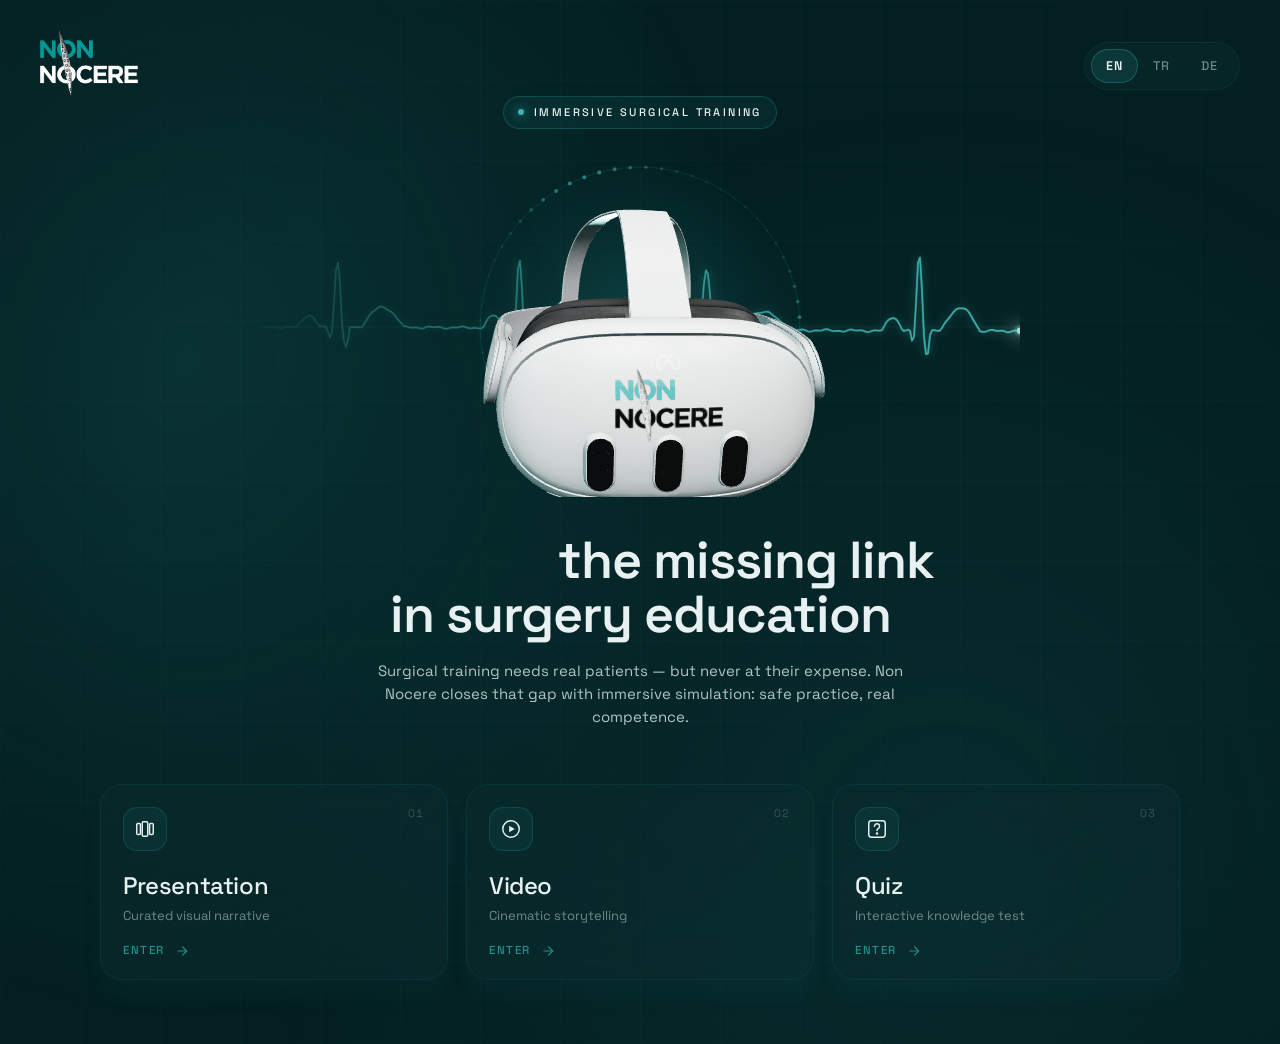
<file: index.html>
<!DOCTYPE html>
<html lang="en" data-page="home">
  <head>
    <meta charset="UTF-8" />
    <meta name="viewport" content="width=device-width, initial-scale=1.0" />
    <title>Nonnocere</title>
    <meta name="description" content="Non Nocere — immersive surgical VR training. Forging the missing link in surgery education through realistic, safe, competency-based simulation." />
    <link rel="icon" type="image/png" href="assets/favicon.png" />
    <link rel="preconnect" href="https://fonts.googleapis.com" />
    <link rel="preconnect" href="https://fonts.gstatic.com" crossorigin />
    <link
      href="https://fonts.googleapis.com/css2?family=Space+Grotesk:wght@400;500;600;700&display=swap"
      rel="stylesheet"
    />
    <link rel="stylesheet" href="css/styles.css" />

    <!-- Warm the cache for the hero 3D scene so the model pops in fast. -->
    <link rel="modulepreload" href="vendor/three/three.module.min.js" />
    <link rel="modulepreload" href="vendor/three/addons/loaders/GLTFLoader.js" />
    <link rel="modulepreload" href="vendor/three/addons/environments/RoomEnvironment.js" />
    <link rel="preload" as="fetch" type="model/gltf-binary" crossorigin="anonymous" href="assets/models/Model.glb?v=2" />
  </head>
  <body>
    <div class="ambient">
      <canvas id="ambient-canvas" class="ambient__canvas" aria-hidden="true"></canvas>
      <div class="ambient__grid" aria-hidden="true"></div>
      <div class="ambient__vignette" aria-hidden="true"></div>
    </div>

    <header class="app-header">
      <a href="index.html" class="app-logo" aria-label="Nonnocere">
        <img src="assets/Logo.png" alt="Nonnocere" />
      </a>

      <nav class="lang-switcher" aria-label="Language">
        <button class="lang-pill" data-locale="en" type="button">EN</button>
        <button class="lang-pill" data-locale="tr" type="button">TR</button>
        <button class="lang-pill" data-locale="de" type="button">DE</button>
      </nav>
    </header>

    <main class="home">
      <div class="home__inner">
        <div class="tagline">
          <span class="tagline__dot" aria-hidden="true"></span>
          <span class="tagline__text" data-i18n="tagline">IMMERSIVE SURGICAL TRAINING</span>
        </div>

        <div class="orbital" aria-hidden="true">
          <canvas id="orbital-canvas"></canvas>
          <canvas id="orbital-3d"></canvas>
        </div>

        <h1 class="hero-title" data-i18n="heroTitle">Forging the missing link<br />in surgery education</h1>

        <p class="hero-lead" data-i18n="heroLead">
          Surgical training needs real patients — but never at their expense.
          Non Nocere closes that gap with immersive simulation: safe practice,
          real competence.
        </p>

        <ul class="menu-grid" role="list">
          <li>
            <a href="presentation.html" class="menu-card" data-index="01">
              <span class="menu-card__index">01</span>
              <span class="menu-card__icon" aria-hidden="true">
                <!-- view_carousel -->
                <svg viewBox="0 0 24 24" fill="none" stroke="currentColor" stroke-width="1.6" stroke-linecap="round" stroke-linejoin="round">
                  <rect x="3" y="6" width="4" height="12" rx="1.2" />
                  <rect x="9" y="4" width="6" height="16" rx="1.4" />
                  <rect x="17" y="6" width="4" height="12" rx="1.2" />
                </svg>
              </span>
              <span class="menu-card__body">
                <span class="menu-card__label" data-i18n="menuPresentation">Presentation</span>
                <span class="menu-card__hint" data-i18n="menuPresentationHint">Curated visual narrative</span>
                <span class="menu-card__action">
                  <span class="menu-card__action-label" data-i18n="enter">ENTER</span>
                  <svg class="menu-card__arrow" viewBox="0 0 24 24" fill="none" stroke="currentColor" stroke-width="2" stroke-linecap="round" stroke-linejoin="round">
                    <path d="M5 12h14" />
                    <path d="m13 5 7 7-7 7" />
                  </svg>
                </span>
              </span>
            </a>
          </li>

          <li>
            <a href="video.html" class="menu-card" data-index="02">
              <span class="menu-card__index">02</span>
              <span class="menu-card__icon" aria-hidden="true">
                <!-- play_circle -->
                <svg viewBox="0 0 24 24" fill="none" stroke="currentColor" stroke-width="1.6" stroke-linecap="round" stroke-linejoin="round">
                  <circle cx="12" cy="12" r="9" />
                  <path d="M10 8.5 16 12l-6 3.5z" fill="currentColor" stroke="none" />
                </svg>
              </span>
              <span class="menu-card__body">
                <span class="menu-card__label" data-i18n="menuVideo">Video</span>
                <span class="menu-card__hint" data-i18n="menuVideoHint">Cinematic storytelling</span>
                <span class="menu-card__action">
                  <span class="menu-card__action-label" data-i18n="enter">ENTER</span>
                  <svg class="menu-card__arrow" viewBox="0 0 24 24" fill="none" stroke="currentColor" stroke-width="2" stroke-linecap="round" stroke-linejoin="round">
                    <path d="M5 12h14" />
                    <path d="m13 5 7 7-7 7" />
                  </svg>
                </span>
              </span>
            </a>
          </li>

          <li>
            <a href="quiz.html" class="menu-card" data-index="03">
              <span class="menu-card__index">03</span>
              <span class="menu-card__icon" aria-hidden="true">
                <!-- quiz -->
                <svg viewBox="0 0 24 24" fill="none" stroke="currentColor" stroke-width="1.6" stroke-linecap="round" stroke-linejoin="round">
                  <rect x="3" y="3" width="18" height="18" rx="3" />
                  <path d="M9.2 9a2.8 2.8 0 1 1 4.4 2.3c-1 .7-1.6 1.2-1.6 2.3" />
                  <circle cx="12" cy="17" r="0.6" fill="currentColor" />
                </svg>
              </span>
              <span class="menu-card__body">
                <span class="menu-card__label" data-i18n="menuQuiz">Quiz</span>
                <span class="menu-card__hint" data-i18n="menuQuizHint">Interactive knowledge test</span>
                <span class="menu-card__action">
                  <span class="menu-card__action-label" data-i18n="enter">ENTER</span>
                  <svg class="menu-card__arrow" viewBox="0 0 24 24" fill="none" stroke="currentColor" stroke-width="2" stroke-linecap="round" stroke-linejoin="round">
                    <path d="M5 12h14" />
                    <path d="m13 5 7 7-7 7" />
                  </svg>
                </span>
              </span>
            </a>
          </li>
        </ul>
      </div>
    </main>

    <script src="js/app.js"></script>
  </body>
</html>
</file>
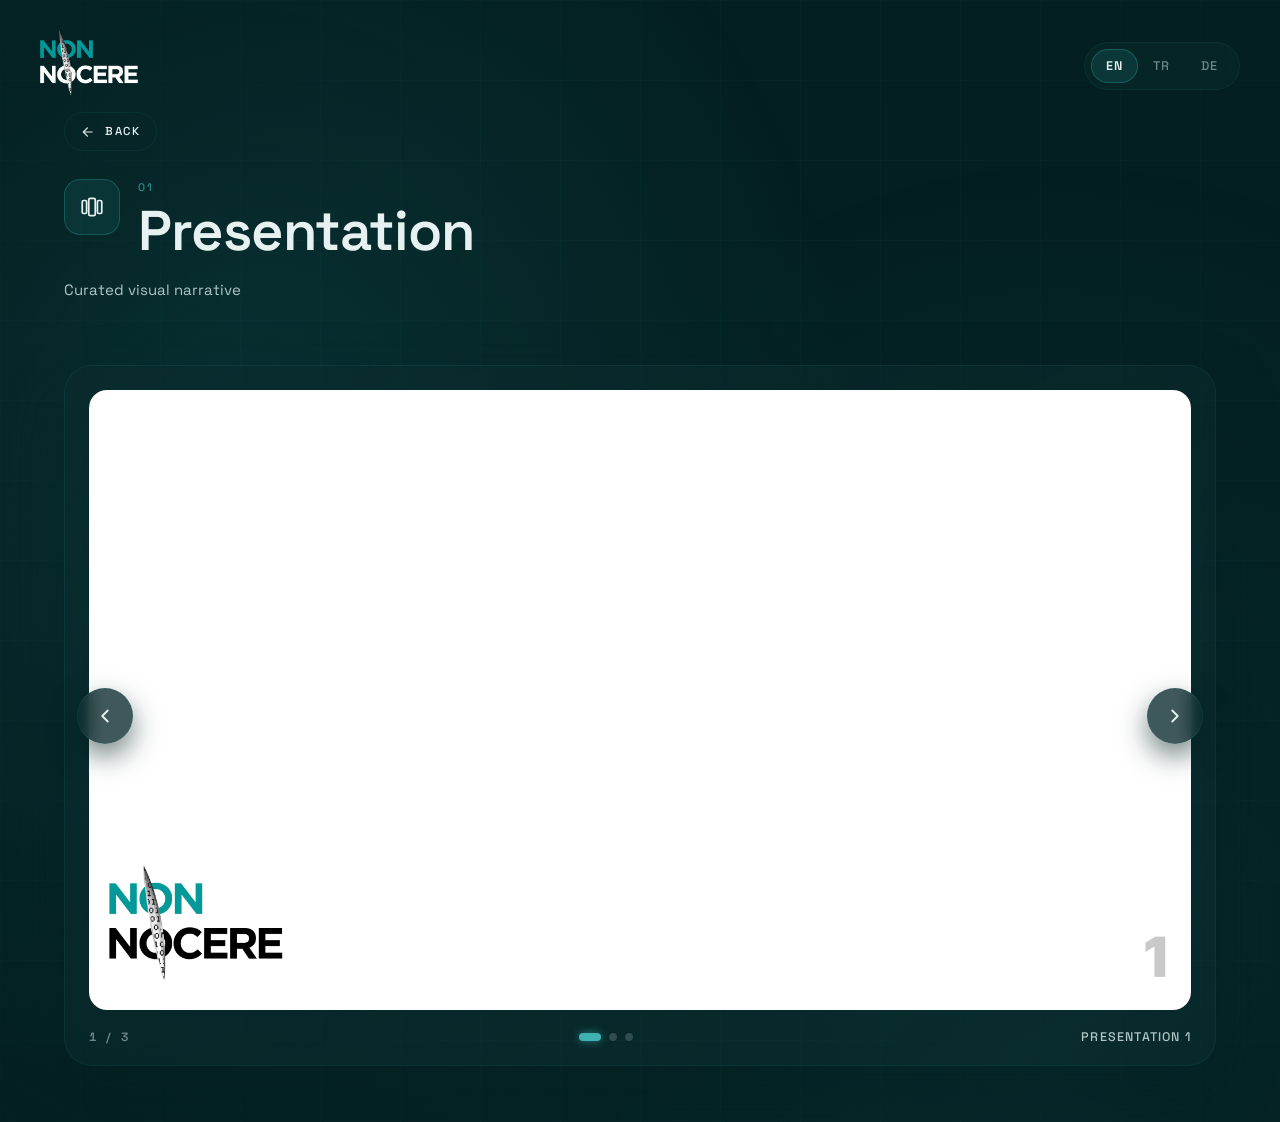
<file: presentation.html>
<!DOCTYPE html>
<html lang="en" data-page="stage">
  <head>
    <meta charset="UTF-8" />
    <meta name="viewport" content="width=device-width, initial-scale=1.0" />
    <title>Presentation — Nonnocere</title>
    <link rel="icon" type="image/png" href="assets/favicon.png" />
    <link rel="preconnect" href="https://fonts.googleapis.com" />
    <link rel="preconnect" href="https://fonts.gstatic.com" crossorigin />
    <link
      href="https://fonts.googleapis.com/css2?family=Space+Grotesk:wght@400;500;600;700&display=swap"
      rel="stylesheet"
    />
    <link rel="stylesheet" href="css/styles.css" />
  </head>
  <body>
    <div class="ambient">
      <canvas id="ambient-canvas" class="ambient__canvas" aria-hidden="true"></canvas>
      <div class="ambient__grid" aria-hidden="true"></div>
      <div class="ambient__vignette" aria-hidden="true"></div>
    </div>

    <header class="app-header">
      <a href="index.html" class="app-logo" aria-label="Nonnocere">
        <img src="assets/Logo.png" alt="Nonnocere" />
      </a>

      <nav class="lang-switcher" aria-label="Language">
        <button class="lang-pill" data-locale="en" type="button">EN</button>
        <button class="lang-pill" data-locale="tr" type="button">TR</button>
        <button class="lang-pill" data-locale="de" type="button">DE</button>
      </nav>
    </header>

    <main class="stage">
      <a href="index.html" class="back-button">
        <svg class="back-button__icon" viewBox="0 0 24 24" fill="none" stroke="currentColor" stroke-width="2" stroke-linecap="round" stroke-linejoin="round">
          <path d="M19 12H5" />
          <path d="m11 19-7-7 7-7" />
        </svg>
        <span data-i18n="back">BACK</span>
      </a>

      <div class="stage__head">
        <span class="stage__icon" aria-hidden="true">
          <svg viewBox="0 0 24 24" fill="none" stroke="currentColor" stroke-width="1.6" stroke-linecap="round" stroke-linejoin="round">
            <rect x="3" y="6" width="4" height="12" rx="1.2" />
            <rect x="9" y="4" width="6" height="16" rx="1.4" />
            <rect x="17" y="6" width="4" height="12" rx="1.2" />
          </svg>
        </span>
        <div class="stage__heading">
          <span class="stage__index">01</span>
          <h1 class="stage__title" data-i18n="menuPresentation">Presentation</h1>
        </div>
      </div>

      <p class="stage__description" data-i18n="menuPresentationHint">Curated visual narrative</p>

      <section class="slideshow" data-slideshow="presentations" aria-roledescription="carousel" aria-live="polite">
        <div class="slideshow__viewport" id="slideshow-viewport">
          <!-- Slides injected here -->
        </div>

        <button
          type="button"
          class="slideshow__nav slideshow__nav--prev"
          id="slideshow-prev"
          aria-label="Previous slide"
        >
          <svg viewBox="0 0 24 24" fill="none" stroke="currentColor" stroke-width="2" stroke-linecap="round" stroke-linejoin="round">
            <path d="m15 18-6-6 6-6" />
          </svg>
        </button>

        <button
          type="button"
          class="slideshow__nav slideshow__nav--next"
          id="slideshow-next"
          aria-label="Next slide"
        >
          <svg viewBox="0 0 24 24" fill="none" stroke="currentColor" stroke-width="2" stroke-linecap="round" stroke-linejoin="round">
            <path d="m9 6 6 6-6 6" />
          </svg>
        </button>

        <button
          type="button"
          class="slideshow__fullscreen"
          id="slideshow-fullscreen"
          aria-label="Toggle fullscreen"
        >
          <svg class="slideshow__fs-enter" viewBox="0 0 24 24" fill="none" stroke="currentColor" stroke-width="2" stroke-linecap="round" stroke-linejoin="round">
            <path d="M4 9V4h5" />
            <path d="M20 9V4h-5" />
            <path d="M4 15v5h5" />
            <path d="M20 15v5h-5" />
          </svg>
          <svg class="slideshow__fs-exit" viewBox="0 0 24 24" fill="none" stroke="currentColor" stroke-width="2" stroke-linecap="round" stroke-linejoin="round">
            <path d="M9 4v5H4" />
            <path d="M15 4v5h5" />
            <path d="M9 20v-5H4" />
            <path d="M15 20v-5h5" />
          </svg>
        </button>

        <footer class="slideshow__footer">
          <span class="slideshow__counter">
            <span id="slideshow-current">1</span>
            <span class="slideshow__counter-sep">/</span>
            <span id="slideshow-total">1</span>
          </span>
          <div class="slideshow__dots" id="slideshow-dots" role="tablist"></div>
          <span class="slideshow__title" id="slideshow-title"></span>
        </footer>

        <div class="slideshow__empty" id="slideshow-empty" hidden></div>
      </section>
    </main>

    <script src="js/app.js"></script>
  </body>
</html>
</file>
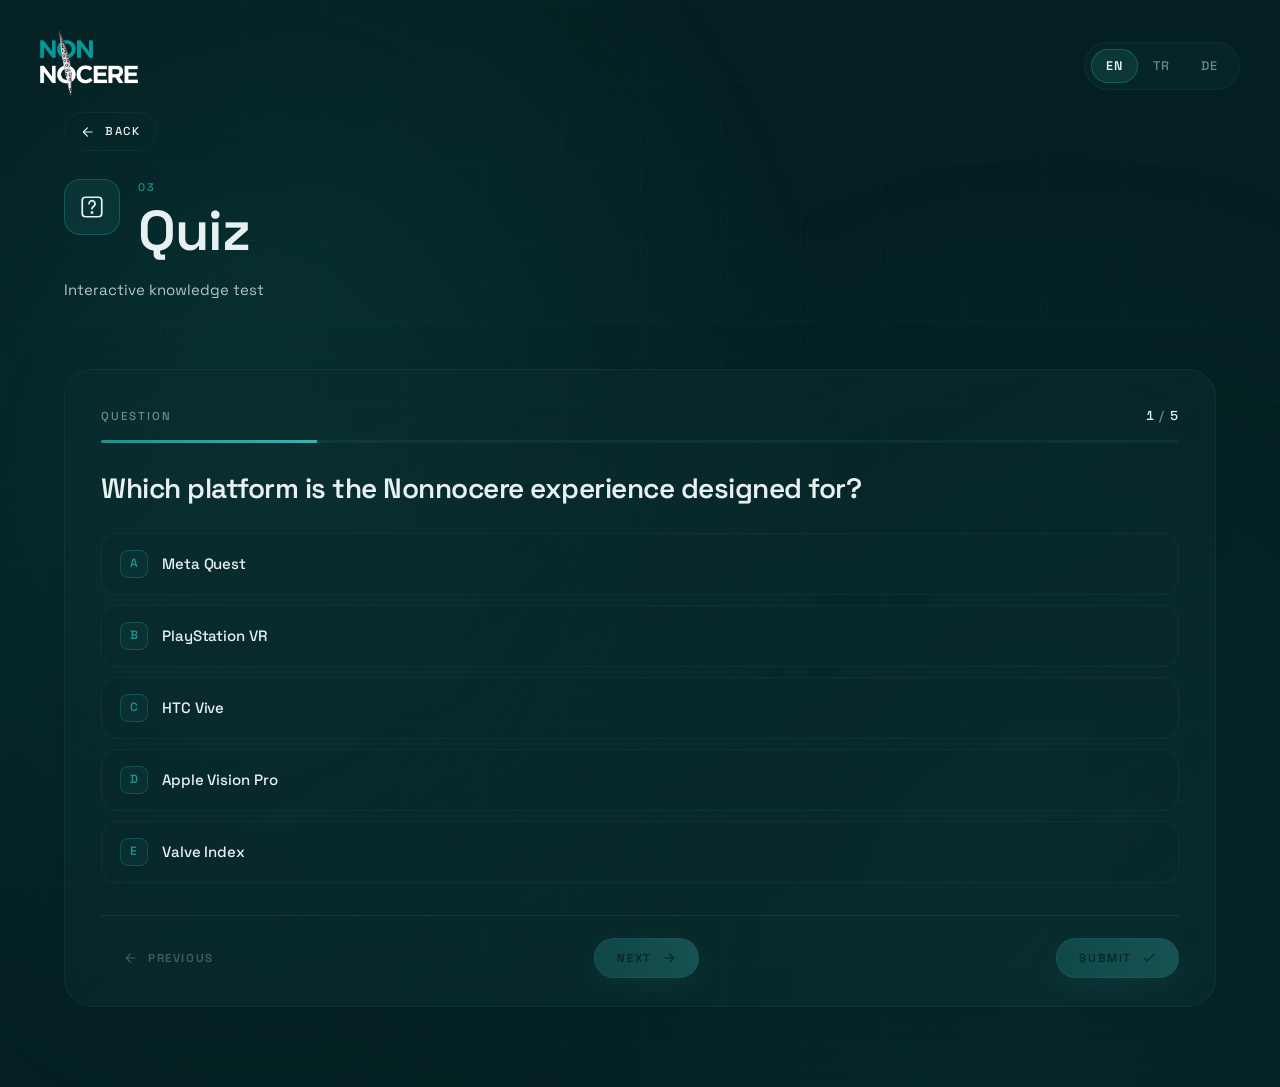
<file: quiz.html>
<!DOCTYPE html>
<html lang="en" data-page="quiz">
  <head>
    <meta charset="UTF-8" />
    <meta name="viewport" content="width=device-width, initial-scale=1.0" />
    <title>Quiz — Nonnocere</title>
    <link rel="icon" type="image/png" href="assets/favicon.png" />
    <link rel="preconnect" href="https://fonts.googleapis.com" />
    <link rel="preconnect" href="https://fonts.gstatic.com" crossorigin />
    <link
      href="https://fonts.googleapis.com/css2?family=Space+Grotesk:wght@400;500;600;700&display=swap"
      rel="stylesheet"
    />
    <link rel="stylesheet" href="css/styles.css" />
  </head>
  <body>
    <div class="ambient">
      <canvas id="ambient-canvas" class="ambient__canvas" aria-hidden="true"></canvas>
      <div class="ambient__grid" aria-hidden="true"></div>
      <div class="ambient__vignette" aria-hidden="true"></div>
    </div>

    <header class="app-header">
      <a href="index.html" class="app-logo" aria-label="Nonnocere">
        <img src="assets/Logo.png" alt="Nonnocere" />
      </a>

      <nav class="lang-switcher" aria-label="Language">
        <button class="lang-pill" data-locale="en" type="button">EN</button>
        <button class="lang-pill" data-locale="tr" type="button">TR</button>
        <button class="lang-pill" data-locale="de" type="button">DE</button>
      </nav>
    </header>

    <main class="stage stage--quiz">
      <a href="index.html" class="back-button">
        <svg class="back-button__icon" viewBox="0 0 24 24" fill="none" stroke="currentColor" stroke-width="2" stroke-linecap="round" stroke-linejoin="round">
          <path d="M19 12H5" />
          <path d="m11 19-7-7 7-7" />
        </svg>
        <span data-i18n="back">BACK</span>
      </a>

      <div class="stage__head">
        <span class="stage__icon" aria-hidden="true">
          <svg viewBox="0 0 24 24" fill="none" stroke="currentColor" stroke-width="1.6" stroke-linecap="round" stroke-linejoin="round">
            <rect x="3" y="3" width="18" height="18" rx="3" />
            <path d="M9.2 9a2.8 2.8 0 1 1 4.4 2.3c-1 .7-1.6 1.2-1.6 2.3" />
            <circle cx="12" cy="17" r="0.6" fill="currentColor" />
          </svg>
        </span>
        <div class="stage__heading">
          <span class="stage__index">03</span>
          <h1 class="stage__title" data-i18n="menuQuiz">Quiz</h1>
        </div>
      </div>

      <p class="stage__description" data-i18n="menuQuizHint">Interactive knowledge test</p>

      <!-- Quiz card -->
      <section class="quiz" id="quiz-card" aria-live="polite">
        <header class="quiz__meta">
          <div class="quiz__counter">
            <span data-i18n="quizQuestion">Question</span>
            <span class="quiz__counter-numbers">
              <span id="quiz-current">1</span>
              <span class="quiz__counter-sep">/</span>
              <span id="quiz-total">5</span>
            </span>
          </div>
          <div class="quiz__progress" aria-hidden="true">
            <div class="quiz__progress-fill" id="quiz-progress-fill"></div>
          </div>
        </header>

        <h2 class="quiz__question" id="quiz-question">…</h2>

        <ul class="quiz__options" id="quiz-options" role="radiogroup"></ul>

        <footer class="quiz__nav">
          <button
            type="button"
            class="quiz-btn quiz-btn--ghost"
            id="quiz-prev"
            disabled
          >
            <svg viewBox="0 0 24 24" fill="none" stroke="currentColor" stroke-width="2" stroke-linecap="round" stroke-linejoin="round">
              <path d="M19 12H5" />
              <path d="m11 19-7-7 7-7" />
            </svg>
            <span data-i18n="quizPrev">PREVIOUS</span>
          </button>

          <button
            type="button"
            class="quiz-btn quiz-btn--primary"
            id="quiz-next"
            disabled
          >
            <span data-i18n="quizNext">NEXT</span>
            <svg viewBox="0 0 24 24" fill="none" stroke="currentColor" stroke-width="2" stroke-linecap="round" stroke-linejoin="round">
              <path d="M5 12h14" />
              <path d="m13 5 7 7-7 7" />
            </svg>
          </button>

          <button
            type="button"
            class="quiz-btn quiz-btn--primary"
            id="quiz-submit"
            hidden
            disabled
          >
            <span data-i18n="quizSubmit">SUBMIT</span>
            <svg viewBox="0 0 24 24" fill="none" stroke="currentColor" stroke-width="2" stroke-linecap="round" stroke-linejoin="round">
              <path d="M20 6 9 17l-5-5" />
            </svg>
          </button>
        </footer>
      </section>

      <!-- Result / Thank-you card -->
      <section class="quiz-result" id="quiz-result" hidden>
        <span class="badge" data-i18n="quizResultBadge">COMPLETE</span>

        <div class="quiz-result__icon" aria-hidden="true">
          <svg viewBox="0 0 64 64" fill="none" stroke="currentColor" stroke-width="2" stroke-linecap="round" stroke-linejoin="round">
            <circle cx="32" cy="32" r="28" />
            <path d="M20 33l8 8 16-18" />
          </svg>
        </div>

        <h2 class="quiz-result__title" data-i18n="quizThankYouTitle">Thank you</h2>
        <p class="quiz-result__message" data-i18n="quizThankYouMessage">
          Thank you for taking part in the Nonnocere experience.
        </p>

        <div class="quiz-result__actions">
          <button type="button" class="quiz-btn quiz-btn--ghost" id="quiz-restart">
            <svg viewBox="0 0 24 24" fill="none" stroke="currentColor" stroke-width="2" stroke-linecap="round" stroke-linejoin="round">
              <path d="M3 12a9 9 0 1 0 3-6.7" />
              <path d="M3 4v5h5" />
            </svg>
            <span data-i18n="quizRestart">RESTART</span>
          </button>
          <a href="index.html" class="quiz-btn quiz-btn--primary">
            <span data-i18n="quizHome">HOME</span>
            <svg viewBox="0 0 24 24" fill="none" stroke="currentColor" stroke-width="2" stroke-linecap="round" stroke-linejoin="round">
              <path d="M5 12h14" />
              <path d="m13 5 7 7-7 7" />
            </svg>
          </a>
        </div>
      </section>
    </main>

    <script src="js/app.js"></script>
  </body>
</html>
</file>
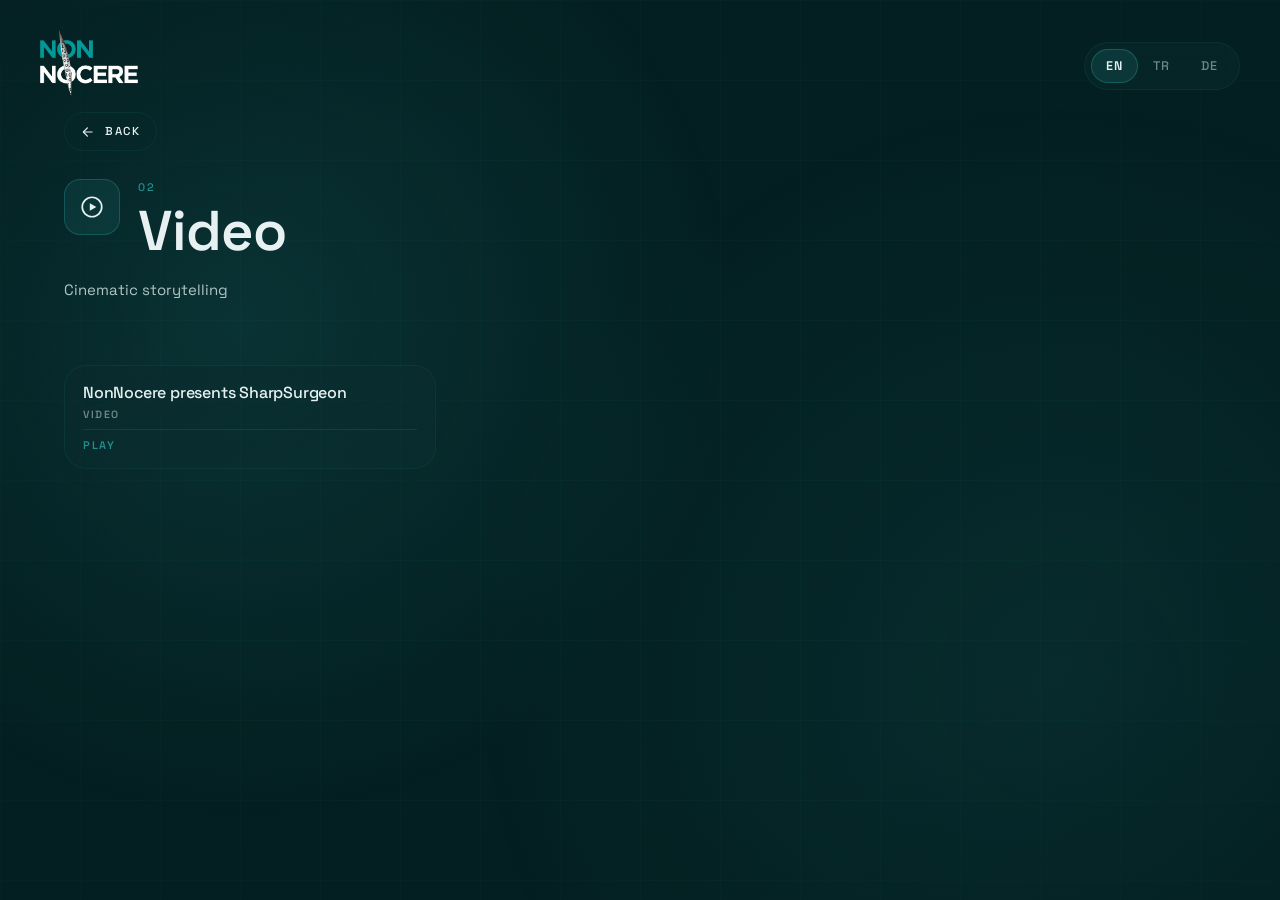
<file: video.html>
<!DOCTYPE html>
<html lang="en" data-page="stage">
  <head>
    <meta charset="UTF-8" />
    <meta name="viewport" content="width=device-width, initial-scale=1.0" />
    <title>Video — Nonnocere</title>
    <link rel="icon" type="image/png" href="assets/favicon.png" />
    <link rel="preconnect" href="https://fonts.googleapis.com" />
    <link rel="preconnect" href="https://fonts.gstatic.com" crossorigin />
    <link
      href="https://fonts.googleapis.com/css2?family=Space+Grotesk:wght@400;500;600;700&display=swap"
      rel="stylesheet"
    />
    <link rel="stylesheet" href="css/styles.css" />
  </head>
  <body>
    <div class="ambient">
      <canvas id="ambient-canvas" class="ambient__canvas" aria-hidden="true"></canvas>
      <div class="ambient__grid" aria-hidden="true"></div>
      <div class="ambient__vignette" aria-hidden="true"></div>
    </div>

    <header class="app-header">
      <a href="index.html" class="app-logo" aria-label="Nonnocere">
        <img src="assets/Logo.png" alt="Nonnocere" />
      </a>

      <nav class="lang-switcher" aria-label="Language">
        <button class="lang-pill" data-locale="en" type="button">EN</button>
        <button class="lang-pill" data-locale="tr" type="button">TR</button>
        <button class="lang-pill" data-locale="de" type="button">DE</button>
      </nav>
    </header>

    <main class="stage">
      <a href="index.html" class="back-button">
        <svg class="back-button__icon" viewBox="0 0 24 24" fill="none" stroke="currentColor" stroke-width="2" stroke-linecap="round" stroke-linejoin="round">
          <path d="M19 12H5" />
          <path d="m11 19-7-7 7-7" />
        </svg>
        <span data-i18n="back">BACK</span>
      </a>

      <div class="stage__head">
        <span class="stage__icon" aria-hidden="true">
          <svg viewBox="0 0 24 24" fill="none" stroke="currentColor" stroke-width="1.6" stroke-linecap="round" stroke-linejoin="round">
            <circle cx="12" cy="12" r="9" />
            <path d="M10 8.5 16 12l-6 3.5z" fill="currentColor" stroke="none" />
          </svg>
        </span>
        <div class="stage__heading">
          <span class="stage__index">02</span>
          <h1 class="stage__title" data-i18n="menuVideo">Video</h1>
        </div>
      </div>

      <p class="stage__description" data-i18n="menuVideoHint">Cinematic storytelling</p>

      <div class="gallery" data-gallery="videos" aria-live="polite"></div>
    </main>

    <script src="js/app.js"></script>
  </body>
</html>
</file>
<file: css/styles.css>
/* ============================================================
   Nonnocere — Web (HTML/CSS port of the Flutter design)
   ============================================================ */

:root {
  --bg: #041f21;
  --surface: #0a2a2c;
  --surface-elevated: #0f3437;

  --primary: #248e8d;
  --primary-muted: #1a6e6d;
  --primary-glow: #3fb1b0;

  --text-primary: #e8f1f2;
  --text-secondary: #b1c5c6;
  --text-tertiary: #6e8889;

  --border-strong: rgba(36, 142, 141, 0.25);
  --border-subtle: rgba(36, 142, 141, 0.12);
  --border-hairline: rgba(232, 241, 242, 0.08);

  --ease: cubic-bezier(0.22, 1, 0.36, 1);
}

* {
  box-sizing: border-box;
}

html,
body {
  margin: 0;
  padding: 0;
  background: var(--bg);
  color: var(--text-primary);
  font-family: "Space Grotesk", -apple-system, BlinkMacSystemFont, "Segoe UI",
    Roboto, sans-serif;
  font-size: 16px;
  line-height: 1.5;
  -webkit-font-smoothing: antialiased;
  -moz-osx-font-smoothing: grayscale;
  text-rendering: optimizeLegibility;
  min-height: 100%;
}

body {
  min-height: 100vh;
  overflow-x: hidden;
  position: relative;
}

a {
  color: inherit;
  text-decoration: none;
}

button {
  font-family: inherit;
}

/* ============================================================
   Ambient background — radial glows + grid + vignette
   ============================================================ */
.ambient {
  position: fixed;
  inset: 0;
  z-index: 0;
  pointer-events: none;
  background: var(--bg);
}

.ambient__canvas {
  position: absolute;
  inset: 0;
  width: 100%;
  height: 100%;
  display: block;
}

.ambient__grid {
  position: absolute;
  inset: 0;
  background-image:
    linear-gradient(to right, rgba(36, 142, 141, 0.04) 1px, transparent 1px),
    linear-gradient(to bottom, rgba(36, 142, 141, 0.04) 1px, transparent 1px);
  background-size: 80px 80px;
}

.ambient__vignette {
  position: absolute;
  inset: 0;
  background: radial-gradient(
    ellipse at center,
    transparent 55%,
    rgba(4, 31, 33, 0.55) 100%
  );
}

/* ============================================================
   Header (logo + language switcher)
   ============================================================ */
.app-header {
  position: fixed;
  top: 0;
  left: 0;
  right: 0;
  z-index: 10;
  display: flex;
  align-items: center;
  justify-content: space-between;
  padding: 28px 40px;
  pointer-events: none;
}

.app-header > * {
  pointer-events: auto;
}

.app-logo {
  display: inline-flex;
  align-items: center;
}

.app-logo img {
  height: 76px;
  width: auto;
  display: block;
  image-rendering: -webkit-optimize-contrast;
}

.lang-switcher {
  display: inline-flex;
  align-items: center;
  gap: 0;
  padding: 6px;
  border-radius: 40px;
  background: rgba(10, 42, 44, 0.55);
  border: 1px solid var(--border-subtle);
  backdrop-filter: blur(8px);
  -webkit-backdrop-filter: blur(8px);
}

.lang-pill {
  appearance: none;
  border: 1px solid transparent;
  background: transparent;
  color: var(--text-tertiary);
  padding: 8px 14px;
  border-radius: 40px;
  font-size: 12.5px;
  font-weight: 500;
  letter-spacing: 1.2px;
  cursor: pointer;
  transition: background 0.22s var(--ease), color 0.22s var(--ease),
    border-color 0.22s var(--ease);
}

.lang-pill:hover {
  background: rgba(36, 142, 141, 0.08);
  color: var(--text-primary);
}

.lang-pill.is-active {
  background: rgba(36, 142, 141, 0.18);
  border-color: rgba(36, 142, 141, 0.45);
  color: var(--text-primary);
  font-weight: 600;
}

/* ============================================================
   Home screen
   ============================================================ */
.home {
  position: relative;
  z-index: 1;
  min-height: 100vh;
  display: flex;
  align-items: center;
  justify-content: center;
  padding: 96px 64px 64px;
}

.home__inner {
  width: 100%;
  max-width: 1080px;
  display: flex;
  flex-direction: column;
  align-items: center;
  text-align: center;
}

/* Tagline pill */
.tagline {
  display: inline-flex;
  align-items: center;
  gap: 10px;
  padding: 7px 14px;
  border-radius: 40px;
  background: rgba(36, 142, 141, 0.1);
  border: 1px solid rgba(36, 142, 141, 0.35);
}

.tagline__dot {
  width: 6px;
  height: 6px;
  border-radius: 3px;
  background: var(--primary-glow);
  box-shadow: 0 0 8px 0.5px rgba(63, 177, 176, 0.7);
}

.tagline__text {
  font-size: 11px;
  font-weight: 500;
  letter-spacing: 2.4px;
  color: var(--text-primary);
}

/* Orbital core */
.orbital {
  margin: 28px 0 36px;
  width: 100%;
  max-width: 760px;
  height: 340px;
  position: relative;
}

.orbital canvas {
  position: absolute;
  inset: 0;
  width: 100%;
  height: 100%;
  display: block;
}

#orbital-3d {
  z-index: 2;
}

#orbital-canvas {
  z-index: 1;
}

/* Hero text */
.hero-title {
  margin: 0 0 18px;
  max-width: 720px;
  font-size: 52px;
  font-weight: 600;
  line-height: 1.04;
  letter-spacing: -1px;
  color: var(--text-primary);
}

/* Rotating verb inside the hero title. Width is locked by JS so the
   surrounding line doesn't reflow between swaps; the track slides
   up + fades on leave, slides up from below on enter. */
.hero-verb {
  display: inline-block;
  position: relative;
  overflow: hidden;
  vertical-align: bottom;
  line-height: inherit;
  color: var(--primary-glow);
  text-align: left;
}

.hero-verb__track {
  display: inline-block;
  transform: translateY(0);
  opacity: 1;
  transition: transform 0.36s var(--ease), opacity 0.36s var(--ease);
  will-change: transform, opacity;
}

.hero-verb__track--leaving {
  transform: translateY(-0.55em);
  opacity: 0;
}

.hero-verb__track--entering {
  transform: translateY(0.55em);
  opacity: 0;
  transition: none;
}

@media (prefers-reduced-motion: reduce) {
  .hero-verb__track,
  .hero-verb__track--leaving,
  .hero-verb__track--entering {
    transform: none;
    opacity: 1;
    transition: none;
  }
}

.hero-lead {
  margin: 0 0 56px;
  max-width: 560px;
  color: var(--text-secondary);
  font-size: 15px;
  line-height: 1.55;
}

/* Menu grid */
.menu-grid {
  list-style: none;
  padding: 0;
  margin: 0;
  width: 100%;
  max-width: 1080px;
  display: grid;
  grid-template-columns: repeat(3, 1fr);
  gap: 18px;
  text-align: left;
}

.menu-grid > li {
  display: flex;
}

.menu-card {
  position: relative;
  flex: 1;
  display: flex;
  flex-direction: column;
  justify-content: space-between;
  min-height: 188px;
  padding: 22px 22px 20px;
  border-radius: 22px;
  border: 1px solid var(--border-subtle);
  background: linear-gradient(
    to bottom right,
    rgba(10, 42, 44, 0.55),
    rgba(15, 52, 55, 0.35)
  );
  box-shadow: 0 18px 18px rgba(36, 142, 141, 0.05);
  color: var(--text-primary);
  transition: transform 0.26s var(--ease), border-color 0.26s var(--ease),
    background 0.26s var(--ease), box-shadow 0.26s var(--ease);
  cursor: pointer;
}

.menu-card:hover {
  transform: scale(1.015);
  border-color: rgba(36, 142, 141, 0.55);
  background: linear-gradient(
    to bottom right,
    rgba(36, 142, 141, 0.18),
    rgba(10, 42, 44, 0.65)
  );
  box-shadow: 0 18px 36px rgba(36, 142, 141, 0.18);
}

.menu-card:active {
  transform: scale(0.985);
}

.menu-card__index {
  position: absolute;
  top: 20px;
  right: 22px;
  font-size: 11px;
  letter-spacing: 1.6px;
  font-variant-numeric: tabular-nums;
  color: rgba(110, 136, 137, 0.45);
  transition: color 0.26s var(--ease);
}

.menu-card:hover .menu-card__index {
  color: rgba(110, 136, 137, 0.9);
}

.menu-card__icon {
  width: 44px;
  height: 44px;
  display: inline-flex;
  align-items: center;
  justify-content: center;
  border-radius: 14px;
  background: rgba(36, 142, 141, 0.1);
  border: 1px solid rgba(36, 142, 141, 0.25);
  color: var(--text-primary);
  transition: background 0.26s var(--ease), border-color 0.26s var(--ease);
}

.menu-card__icon svg {
  width: 22px;
  height: 22px;
}

.menu-card:hover .menu-card__icon {
  background: rgba(36, 142, 141, 0.18);
  border-color: rgba(36, 142, 141, 0.5);
}

.menu-card__body {
  display: flex;
  flex-direction: column;
  margin-top: 22px;
}

.menu-card__label {
  font-size: 24px;
  font-weight: 500;
  letter-spacing: -0.4px;
  line-height: 1.1;
  color: var(--text-primary);
}

.menu-card__hint {
  margin-top: 6px;
  font-size: 13px;
  color: var(--text-tertiary);
  line-height: 1.55;
}

.menu-card__action {
  margin-top: 16px;
  display: inline-flex;
  align-items: center;
  gap: 10px;
  color: var(--primary);
  transition: color 0.24s var(--ease);
}

.menu-card:hover .menu-card__action {
  color: var(--text-primary);
}

.menu-card__action-label {
  font-size: 11.5px;
  font-weight: 500;
  letter-spacing: 1.6px;
  text-transform: uppercase;
}

.menu-card__arrow {
  width: 14px;
  height: 14px;
  transition: transform 0.24s var(--ease);
}

.menu-card:hover .menu-card__arrow {
  transform: translateX(4px);
}

/* ============================================================
   Stage screens (presentation / video / quiz)
   ============================================================ */
.stage {
  position: relative;
  z-index: 1;
  min-height: 100vh;
  display: flex;
  flex-direction: column;
  padding: 112px 64px 56px;
  max-width: 1280px;
  margin: 0 auto;
}

.back-button {
  align-self: flex-start;
  display: inline-flex;
  align-items: center;
  gap: 10px;
  padding: 10px 16px;
  border-radius: 40px;
  border: 1px solid var(--border-subtle);
  background: transparent;
  color: var(--text-primary);
  font-size: 11.5px;
  font-weight: 500;
  letter-spacing: 1.6px;
  text-transform: uppercase;
  cursor: pointer;
  transition: background 0.22s var(--ease), border-color 0.22s var(--ease);
}

.back-button:hover {
  background: rgba(36, 142, 141, 0.12);
  border-color: rgba(36, 142, 141, 0.5);
}

.back-button__icon {
  width: 14px;
  height: 14px;
  transition: transform 0.22s var(--ease);
}

.back-button:hover .back-button__icon {
  transform: translateX(-4px);
}

.stage__head {
  display: flex;
  align-items: flex-start;
  gap: 18px;
  margin-top: 28px;
}

.stage__icon {
  flex-shrink: 0;
  width: 56px;
  height: 56px;
  display: inline-flex;
  align-items: center;
  justify-content: center;
  border-radius: 16px;
  background: rgba(36, 142, 141, 0.14);
  border: 1px solid rgba(36, 142, 141, 0.4);
  color: var(--text-primary);
}

.stage__icon svg {
  width: 26px;
  height: 26px;
}

.stage__heading {
  display: flex;
  flex-direction: column;
  min-width: 0;
}

.stage__index {
  font-size: 11px;
  letter-spacing: 2.4px;
  color: var(--primary);
  font-weight: 500;
}

.stage__title {
  margin: 6px 0 0;
  font-size: 56px;
  font-weight: 600;
  letter-spacing: -1px;
  line-height: 1.04;
  color: var(--text-primary);
}

.stage__description {
  margin: 18px 0 40px;
  max-width: 620px;
  font-size: 15px;
  color: var(--text-secondary);
  line-height: 1.55;
}

.stage__placeholder {
  position: relative;
  flex: 1;
  min-height: 320px;
  border-radius: 28px;
  border: 1px solid var(--border-subtle);
  background: linear-gradient(
    to bottom right,
    rgba(10, 42, 44, 0.55),
    rgba(15, 52, 55, 0.25)
  );
  overflow: hidden;
}

.stage__stripes {
  position: absolute;
  inset: 0;
  background-image: repeating-linear-gradient(
    135deg,
    rgba(36, 142, 141, 0.05) 0,
    rgba(36, 142, 141, 0.05) 1px,
    transparent 1px,
    transparent 24px
  );
  pointer-events: none;
}

.stage__placeholder-inner {
  position: relative;
  height: 100%;
  display: flex;
  flex-direction: column;
  align-items: center;
  justify-content: center;
  text-align: center;
  padding: 40px 24px;
}

.badge {
  display: inline-block;
  padding: 7px 14px;
  border-radius: 40px;
  background: rgba(36, 142, 141, 0.12);
  border: 1px solid rgba(36, 142, 141, 0.4);
  color: var(--text-primary);
  font-size: 11px;
  font-weight: 500;
  letter-spacing: 2.2px;
  text-transform: uppercase;
}

.stage__message {
  margin: 18px 0 0;
  max-width: 560px;
  font-size: 18px;
  font-weight: 500;
  letter-spacing: -0.2px;
  color: var(--text-secondary);
  line-height: 1.45;
}

/* ============================================================
   Quiz screen
   ============================================================ */
.stage--quiz {
  padding-bottom: 80px;
}

.quiz {
  margin-top: 28px;
  border-radius: 28px;
  padding: 36px 36px 28px;
  border: 1px solid var(--border-subtle);
  background: linear-gradient(
    to bottom right,
    rgba(10, 42, 44, 0.55),
    rgba(15, 52, 55, 0.3)
  );
  box-shadow: 0 24px 60px rgba(4, 31, 33, 0.45);
  display: flex;
  flex-direction: column;
}

.quiz__meta {
  display: flex;
  flex-direction: column;
  gap: 14px;
  margin-bottom: 28px;
}

.quiz__counter {
  display: flex;
  align-items: baseline;
  justify-content: space-between;
  gap: 12px;
  font-size: 11.5px;
  font-weight: 500;
  letter-spacing: 2px;
  text-transform: uppercase;
  color: var(--text-tertiary);
}

.quiz__counter-numbers {
  display: inline-flex;
  align-items: baseline;
  gap: 4px;
  font-variant-numeric: tabular-nums;
  color: var(--text-primary);
  font-size: 13px;
  letter-spacing: 1.4px;
}

.quiz__counter-sep {
  color: var(--text-tertiary);
}

.quiz__progress {
  position: relative;
  width: 100%;
  height: 3px;
  border-radius: 3px;
  background: rgba(36, 142, 141, 0.12);
  overflow: hidden;
}

.quiz__progress-fill {
  position: absolute;
  inset: 0 auto 0 0;
  width: 0%;
  background: linear-gradient(
    to right,
    var(--primary),
    var(--primary-glow)
  );
  box-shadow: 0 0 12px rgba(63, 177, 176, 0.55);
  transition: width 0.4s var(--ease);
}

.quiz__question {
  margin: 0 0 28px;
  font-size: 28px;
  font-weight: 600;
  line-height: 1.22;
  letter-spacing: -0.5px;
  color: var(--text-primary);
  min-height: 1.22em;
}

.quiz__options {
  list-style: none;
  padding: 0;
  margin: 0 0 32px;
  display: flex;
  flex-direction: column;
  gap: 10px;
}

.quiz-option {
  width: 100%;
  text-align: left;
  display: flex;
  align-items: center;
  gap: 14px;
  padding: 16px 18px;
  border-radius: 16px;
  border: 1px solid var(--border-subtle);
  background: rgba(10, 42, 44, 0.35);
  color: var(--text-primary);
  font-size: 15px;
  font-weight: 500;
  line-height: 1.4;
  letter-spacing: -0.1px;
  cursor: pointer;
  transition: background 0.22s var(--ease), border-color 0.22s var(--ease),
    transform 0.22s var(--ease), color 0.22s var(--ease);
}

.quiz-option:hover {
  border-color: rgba(36, 142, 141, 0.45);
  background: rgba(36, 142, 141, 0.08);
  transform: translateX(2px);
}

.quiz-option:focus-visible {
  outline: 2px solid var(--primary-glow);
  outline-offset: 2px;
}

.quiz-option__marker {
  flex-shrink: 0;
  width: 28px;
  height: 28px;
  border-radius: 8px;
  border: 1px solid rgba(36, 142, 141, 0.35);
  background: rgba(36, 142, 141, 0.08);
  display: inline-flex;
  align-items: center;
  justify-content: center;
  font-size: 12px;
  letter-spacing: 1px;
  font-weight: 600;
  color: var(--primary);
  transition: background 0.22s var(--ease), border-color 0.22s var(--ease),
    color 0.22s var(--ease);
}

.quiz-option__label {
  flex: 1;
  min-width: 0;
}

.quiz-option__check {
  flex-shrink: 0;
  width: 18px;
  height: 18px;
  color: var(--primary-glow);
  opacity: 0;
  transform: scale(0.7);
  transition: opacity 0.22s var(--ease), transform 0.22s var(--ease);
}

.quiz-option.is-selected {
  border-color: rgba(36, 142, 141, 0.6);
  background: rgba(36, 142, 141, 0.16);
}

.quiz-option.is-selected .quiz-option__marker {
  background: var(--primary);
  border-color: var(--primary);
  color: var(--text-primary);
}

.quiz-option.is-selected .quiz-option__check {
  opacity: 1;
  transform: scale(1);
}

.quiz__nav {
  display: flex;
  align-items: center;
  justify-content: space-between;
  gap: 12px;
  padding-top: 22px;
  border-top: 1px solid var(--border-hairline);
}

.quiz-btn {
  appearance: none;
  display: inline-flex;
  align-items: center;
  gap: 10px;
  padding: 12px 22px;
  border-radius: 40px;
  border: 1px solid transparent;
  font-size: 11.5px;
  font-weight: 600;
  letter-spacing: 1.6px;
  text-transform: uppercase;
  cursor: pointer;
  background: transparent;
  color: var(--text-primary);
  transition: background 0.22s var(--ease), border-color 0.22s var(--ease),
    color 0.22s var(--ease), opacity 0.22s var(--ease), transform 0.22s var(--ease);
}

.quiz-btn svg {
  width: 14px;
  height: 14px;
}

.quiz-btn:disabled,
.quiz-btn[disabled] {
  opacity: 0.35;
  cursor: not-allowed;
}

.quiz-btn--ghost {
  border-color: var(--border-subtle);
  color: var(--text-secondary);
}

.quiz-btn--ghost:not(:disabled):hover {
  border-color: rgba(36, 142, 141, 0.5);
  background: rgba(36, 142, 141, 0.1);
  color: var(--text-primary);
}

.quiz-btn--ghost:not(:disabled):hover svg:first-child {
  transform: translateX(-3px);
}

.quiz-btn--primary {
  background: linear-gradient(
    to right,
    rgba(36, 142, 141, 0.85),
    rgba(63, 177, 176, 0.85)
  );
  color: var(--bg);
  border-color: rgba(63, 177, 176, 0.65);
  box-shadow: 0 8px 24px rgba(36, 142, 141, 0.3);
}

.quiz-btn--primary:not(:disabled):hover {
  transform: translateY(-1px);
  box-shadow: 0 12px 28px rgba(36, 142, 141, 0.4);
}

.quiz-btn--primary:not(:disabled):hover svg:last-child {
  transform: translateX(3px);
}

.quiz-btn svg {
  transition: transform 0.22s var(--ease);
}

.quiz[hidden],
.quiz-result[hidden] {
  display: none !important;
}

/* Result */
.quiz-result {
  margin-top: 28px;
  border-radius: 28px;
  padding: 56px 36px;
  border: 1px solid var(--border-subtle);
  background: linear-gradient(
    to bottom right,
    rgba(10, 42, 44, 0.55),
    rgba(15, 52, 55, 0.3)
  );
  box-shadow: 0 24px 60px rgba(4, 31, 33, 0.45);
  text-align: center;
  display: flex;
  flex-direction: column;
  align-items: center;
}

.quiz-result__icon {
  margin: 28px 0 18px;
  width: 96px;
  height: 96px;
  border-radius: 50%;
  display: inline-flex;
  align-items: center;
  justify-content: center;
  background: rgba(36, 142, 141, 0.12);
  border: 1px solid rgba(63, 177, 176, 0.45);
  color: var(--primary-glow);
  box-shadow:
    0 0 0 6px rgba(63, 177, 176, 0.06),
    0 18px 40px rgba(36, 142, 141, 0.2);
}

.quiz-result__icon svg {
  width: 48px;
  height: 48px;
}

.quiz-result__title {
  margin: 6px 0 14px;
  font-size: 36px;
  font-weight: 600;
  color: var(--text-primary);
  letter-spacing: -0.8px;
  background: linear-gradient(
    to bottom,
    var(--text-primary),
    var(--primary-glow)
  );
  -webkit-background-clip: text;
  background-clip: text;
  -webkit-text-fill-color: transparent;
}

.quiz-result__message {
  margin: 0 0 36px;
  max-width: 480px;
  font-size: 15px;
  line-height: 1.6;
  color: var(--text-secondary);
}

.quiz-result__actions {
  display: flex;
  gap: 12px;
  flex-wrap: wrap;
  justify-content: center;
}

/* ============================================================
   Gallery (presentations / videos)
   ============================================================ */
.gallery {
  margin-top: 24px;
}

.gallery__empty {
  border-radius: 24px;
  border: 1px dashed rgba(36, 142, 141, 0.35);
  background: rgba(10, 42, 44, 0.35);
  padding: 56px 32px;
  text-align: center;
  color: var(--text-tertiary);
  font-size: 14px;
  line-height: 1.6;
}

.gallery__grid {
  list-style: none;
  padding: 0;
  margin: 0;
  display: grid;
  grid-template-columns: repeat(auto-fill, minmax(280px, 1fr));
  gap: 18px;
}

.gallery-card {
  appearance: none;
  display: flex;
  flex-direction: column;
  text-align: left;
  width: 100%;
  padding: 0;
  border-radius: 22px;
  overflow: hidden;
  border: 1px solid var(--border-subtle);
  background: linear-gradient(
    to bottom right,
    rgba(10, 42, 44, 0.55),
    rgba(15, 52, 55, 0.3)
  );
  color: var(--text-primary);
  cursor: pointer;
  transition: transform 0.26s var(--ease), border-color 0.26s var(--ease),
    box-shadow 0.26s var(--ease);
  position: relative;
}

.gallery-card:hover {
  transform: translateY(-3px);
  border-color: rgba(36, 142, 141, 0.55);
  box-shadow: 0 22px 44px rgba(36, 142, 141, 0.22);
}

.gallery-card__thumb {
  display: block;
  position: relative;
  aspect-ratio: 16 / 10;
  background: linear-gradient(
    135deg,
    rgba(36, 142, 141, 0.22),
    rgba(15, 52, 55, 0.6)
  );
  border-bottom: 1px solid var(--border-subtle);
  overflow: hidden;
}

.gallery-card__thumb img,
.gallery-card__thumb video {
  position: absolute;
  inset: 0;
  width: 100%;
  height: 100%;
  object-fit: cover;
  display: block;
}

.gallery-card__play {
  position: absolute;
  inset: 0;
  display: flex;
  align-items: center;
  justify-content: center;
  background: linear-gradient(
    to bottom,
    rgba(4, 31, 33, 0.0),
    rgba(4, 31, 33, 0.4)
  );
  color: var(--text-primary);
  pointer-events: none;
}

.gallery-card__play svg {
  width: 56px;
  height: 56px;
  background: rgba(36, 142, 141, 0.85);
  border-radius: 50%;
  padding: 12px 10px 12px 14px;
  box-shadow: 0 12px 32px rgba(4, 31, 33, 0.6);
  border: 1px solid rgba(63, 177, 176, 0.5);
}

.gallery-card__doc {
  position: absolute;
  inset: 0;
  display: flex;
  align-items: center;
  justify-content: center;
  color: rgba(63, 177, 176, 0.65);
}

.gallery-card__doc svg {
  width: 64px;
  height: 64px;
}

.gallery-card__thumb[data-kind="pdf"] {
  background-image: repeating-linear-gradient(
    135deg,
    rgba(36, 142, 141, 0.06) 0,
    rgba(36, 142, 141, 0.06) 1px,
    transparent 1px,
    transparent 18px
  );
}

.gallery-card__body {
  display: flex;
  flex-direction: column;
  gap: 4px;
  padding: 16px 18px 8px;
}

.gallery-card__title {
  font-size: 16px;
  font-weight: 500;
  letter-spacing: -0.2px;
  color: var(--text-primary);
  line-height: 1.3;
  display: -webkit-box;
  -webkit-line-clamp: 2;
  -webkit-box-orient: vertical;
  overflow: hidden;
}

.gallery-card__meta {
  font-size: 10.5px;
  font-weight: 600;
  letter-spacing: 1.6px;
  color: var(--text-tertiary);
  text-transform: uppercase;
}

.gallery-card__action {
  margin: 0 18px 16px;
  align-self: flex-start;
  display: inline-flex;
  align-items: center;
  font-size: 11px;
  font-weight: 600;
  letter-spacing: 1.6px;
  color: var(--primary);
  padding-top: 8px;
  border-top: 1px solid var(--border-hairline);
  width: calc(100% - 36px);
  transition: color 0.22s var(--ease);
}

.gallery-card:hover .gallery-card__action {
  color: var(--text-primary);
}

/* ============================================================
   Slideshow (single-slide presenter)
   ============================================================ */
.slideshow {
  position: relative;
  margin-top: 24px;
  border-radius: 28px;
  border: 1px solid var(--border-subtle);
  background: linear-gradient(
    to bottom right,
    rgba(10, 42, 44, 0.55),
    rgba(15, 52, 55, 0.3)
  );
  box-shadow: 0 24px 60px rgba(4, 31, 33, 0.45);
  padding: 24px 24px 18px;
  user-select: none;
}

.slideshow__viewport {
  position: relative;
  width: 100%;
  aspect-ratio: 16 / 9;
  border-radius: 18px;
  overflow: hidden;
  background: #000;
  box-shadow: inset 0 0 0 1px rgba(232, 241, 242, 0.06);
}

.slideshow__slide {
  position: absolute;
  inset: 0;
  display: flex;
  align-items: center;
  justify-content: center;
  background: #000;
  opacity: 0;
  visibility: hidden;
  transition: opacity 0.45s var(--ease), visibility 0s linear 0.45s;
}

.slideshow__slide.is-active {
  opacity: 1;
  visibility: visible;
  transition: opacity 0.45s var(--ease);
  z-index: 1;
}

.slideshow__slide img,
.slideshow__slide video {
  width: 100%;
  height: 100%;
  object-fit: contain;
  display: block;
  background: #000;
}

.slideshow__slide iframe {
  width: 100%;
  height: 100%;
  border: 0;
  background: #fff;
}

.slideshow__slide a {
  color: var(--text-primary);
  padding: 16px 28px;
  border-radius: 40px;
  border: 1px solid var(--border-subtle);
  font-size: 13px;
  letter-spacing: 1.4px;
  text-transform: uppercase;
}

/* Side nav arrows — overlap viewport, centered vertically */
.slideshow__nav {
  position: absolute;
  top: 50%;
  transform: translateY(-50%);
  width: 56px;
  height: 56px;
  border-radius: 50%;
  border: 1px solid var(--border-subtle);
  background: rgba(10, 42, 44, 0.78);
  color: var(--text-primary);
  display: inline-flex;
  align-items: center;
  justify-content: center;
  cursor: pointer;
  z-index: 5;
  backdrop-filter: blur(8px);
  -webkit-backdrop-filter: blur(8px);
  box-shadow: 0 12px 28px rgba(4, 31, 33, 0.55);
  transition: background 0.22s var(--ease), border-color 0.22s var(--ease),
    transform 0.22s var(--ease), opacity 0.22s var(--ease);
}

.slideshow__nav:hover {
  background: rgba(36, 142, 141, 0.65);
  border-color: rgba(63, 177, 176, 0.6);
  transform: translateY(-50%) scale(1.06);
}

.slideshow__nav:active {
  transform: translateY(-50%) scale(0.96);
}

.slideshow__nav svg {
  width: 22px;
  height: 22px;
}

.slideshow__nav--prev {
  left: 12px;
}

.slideshow__nav--next {
  right: 12px;
}

.slideshow__nav[hidden] {
  display: none;
}

/* Fullscreen toggle (top-right of slideshow) */
.slideshow__fullscreen {
  position: absolute;
  top: 36px;
  right: 36px;
  width: 40px;
  height: 40px;
  border-radius: 12px;
  border: 1px solid var(--border-subtle);
  background: rgba(10, 42, 44, 0.72);
  color: var(--text-primary);
  display: inline-flex;
  align-items: center;
  justify-content: center;
  cursor: pointer;
  z-index: 6;
  backdrop-filter: blur(8px);
  -webkit-backdrop-filter: blur(8px);
  opacity: 0;
  transform: translateY(-4px);
  transition: background 0.22s var(--ease), border-color 0.22s var(--ease),
    transform 0.22s var(--ease), opacity 0.22s var(--ease);
}

.slideshow:hover .slideshow__fullscreen,
.slideshow__fullscreen:focus-visible,
.slideshow.is-fullscreen .slideshow__fullscreen {
  opacity: 1;
  transform: translateY(0);
}

.slideshow__fullscreen:hover {
  background: rgba(36, 142, 141, 0.6);
  border-color: rgba(63, 177, 176, 0.6);
}

.slideshow__fullscreen svg {
  width: 18px;
  height: 18px;
}

.slideshow__fs-exit { display: none; }
.slideshow.is-fullscreen .slideshow__fs-enter { display: none; }
.slideshow.is-fullscreen .slideshow__fs-exit  { display: inline; }

/* Fullscreen layout — element fills the viewport */
.slideshow.is-fullscreen,
.slideshow:fullscreen {
  position: fixed;
  inset: 0;
  width: 100vw;
  height: 100vh;
  margin: 0;
  padding: 0;
  border-radius: 0;
  border: 0;
  background: #000;
  box-shadow: none;
  z-index: 1000;
  display: flex;
  flex-direction: column;
}

.slideshow.is-fullscreen .slideshow__viewport {
  flex: 1;
  width: 100%;
  height: 100%;
  aspect-ratio: auto;
  border-radius: 0;
  box-shadow: none;
}

.slideshow.is-fullscreen .slideshow__slide img,
.slideshow.is-fullscreen .slideshow__slide video {
  object-fit: contain;
}

.slideshow.is-fullscreen .slideshow__nav {
  width: 64px;
  height: 64px;
}

.slideshow.is-fullscreen .slideshow__nav--prev { left: 28px; }
.slideshow.is-fullscreen .slideshow__nav--next { right: 28px; }

.slideshow.is-fullscreen .slideshow__fullscreen {
  top: 24px;
  right: 24px;
}

.slideshow.is-fullscreen .slideshow__footer {
  position: absolute;
  bottom: 0;
  left: 0;
  right: 0;
  padding: 18px 32px 22px;
  margin: 0;
  background: linear-gradient(
    to top,
    rgba(0, 0, 0, 0.72),
    rgba(0, 0, 0, 0)
  );
  pointer-events: none;
}

.slideshow.is-fullscreen .slideshow__footer * {
  pointer-events: auto;
}

/* Footer: counter + dots + title */
.slideshow__footer {
  margin-top: 18px;
  display: grid;
  grid-template-columns: auto 1fr auto;
  align-items: center;
  gap: 18px;
}

.slideshow__counter {
  font-size: 12px;
  font-weight: 600;
  letter-spacing: 1.6px;
  font-variant-numeric: tabular-nums;
  color: var(--text-tertiary);
}

.slideshow__counter-sep {
  margin: 0 4px;
}

.slideshow__dots {
  display: inline-flex;
  align-items: center;
  justify-content: center;
  gap: 8px;
  flex-wrap: wrap;
}

.slideshow__dot {
  appearance: none;
  border: 0;
  width: 8px;
  height: 8px;
  border-radius: 50%;
  background: rgba(232, 241, 242, 0.18);
  cursor: pointer;
  padding: 0;
  transition: background 0.22s var(--ease), width 0.22s var(--ease);
}

.slideshow__dot:hover {
  background: rgba(232, 241, 242, 0.35);
}

.slideshow__dot.is-active {
  background: var(--primary-glow);
  width: 22px;
  border-radius: 4px;
  box-shadow: 0 0 8px rgba(63, 177, 176, 0.6);
}

.slideshow__title {
  font-size: 12.5px;
  letter-spacing: 1.2px;
  color: var(--text-secondary);
  text-transform: uppercase;
  font-weight: 500;
  text-align: right;
  max-width: 280px;
  overflow: hidden;
  text-overflow: ellipsis;
  white-space: nowrap;
}

.slideshow__empty {
  position: absolute;
  inset: 24px;
  border-radius: 18px;
  border: 1px dashed rgba(36, 142, 141, 0.35);
  background: rgba(10, 42, 44, 0.35);
  display: flex;
  align-items: center;
  justify-content: center;
  text-align: center;
  padding: 32px;
  color: var(--text-tertiary);
  font-size: 14px;
  line-height: 1.6;
  z-index: 10;
}

.slideshow__empty[hidden] {
  display: none;
}

/* ============================================================
   Viewer modal (full-screen overlay)
   ============================================================ */
.viewer {
  position: fixed;
  inset: 0;
  z-index: 100;
  background: rgba(2, 18, 19, 0.86);
  backdrop-filter: blur(14px);
  -webkit-backdrop-filter: blur(14px);
  display: flex;
  flex-direction: column;
  align-items: center;
  justify-content: center;
  padding: 48px 32px 24px;
  animation: viewer-in 0.28s var(--ease);
}

.viewer[hidden] {
  display: none !important;
}

@keyframes viewer-in {
  from { opacity: 0; backdrop-filter: blur(0px); }
  to   { opacity: 1; }
}

.viewer__stage {
  flex: 1;
  width: 100%;
  max-width: 1200px;
  display: flex;
  align-items: center;
  justify-content: center;
  min-height: 0;
}

/* Frame hugs the content tightly so the close button anchors to the
   actual video/image corner, not the wider stage box. */
.viewer__frame {
  position: relative;
  display: inline-flex;
  max-width: 100%;
  max-height: 100%;
}

.viewer__content {
  display: contents;
}

/* Anchored to the top-right corner of the content frame so the X always
   sits next to whatever's playing — not stranded in the viewport corner
   where embedded webviews tend to clip it. */
.viewer__close {
  position: absolute;
  top: 8px;
  right: 8px;
  z-index: 2;
  width: 40px;
  height: 40px;
  border-radius: 50%;
  background: rgba(10, 42, 44, 0.88);
  border: 1px solid var(--border-subtle);
  color: var(--text-primary);
  display: inline-flex;
  align-items: center;
  justify-content: center;
  cursor: pointer;
  box-shadow: 0 6px 18px rgba(0, 0, 0, 0.4);
  transition: background 0.22s var(--ease), border-color 0.22s var(--ease),
    transform 0.22s var(--ease);
}

.viewer__close:hover {
  background: rgba(36, 142, 141, 0.35);
  border-color: rgba(36, 142, 141, 0.7);
  transform: rotate(90deg);
}

.viewer__close svg {
  width: 18px;
  height: 18px;
}

.viewer__image,
.viewer__video {
  max-width: 100%;
  max-height: 100%;
  border-radius: 16px;
  box-shadow: 0 30px 80px rgba(0, 0, 0, 0.6);
  background: #000;
}

.viewer__pdf {
  width: 100%;
  height: 100%;
  border: 0;
  border-radius: 16px;
  background: #fff;
  box-shadow: 0 30px 80px rgba(0, 0, 0, 0.6);
}

.viewer__caption {
  margin: 18px 0 0;
  font-size: 13px;
  letter-spacing: 1.4px;
  text-transform: uppercase;
  color: var(--text-secondary);
}

.viewer__download {
  padding: 18px 28px;
  border-radius: 40px;
  background: var(--primary);
  color: var(--bg);
  font-weight: 600;
  letter-spacing: 1.4px;
  text-transform: uppercase;
}

/* ============================================================
   Responsive — match Flutter breakpoints (980 / 720)
   ============================================================ */
@media (max-width: 980px) {
  .home {
    padding: 96px 40px 56px;
  }

  .orbital {
    max-width: 620px;
    height: 280px;
  }

  .hero-title {
    font-size: 42px;
  }

  .stage__title {
    font-size: 48px;
  }
}

@media (max-width: 720px) {
  .app-header {
    padding: 18px 20px;
  }

  .app-logo img {
    height: 56px;
  }

  .home {
    padding: 88px 24px 40px;
  }

  .orbital {
    max-width: 460px;
    height: 220px;
    margin: 22px 0 28px;
  }

  .hero-title {
    font-size: 32px;
    letter-spacing: -0.6px;
  }

  .hero-lead {
    font-size: 14px;
    margin-bottom: 44px;
  }

  .menu-grid {
    grid-template-columns: 1fr;
    max-width: 420px;
    gap: 14px;
  }

  .stage {
    padding: 96px 24px 40px;
  }

  .stage__head {
    gap: 14px;
  }

  .stage__icon {
    width: 48px;
    height: 48px;
    border-radius: 14px;
  }

  .stage__icon svg {
    width: 22px;
    height: 22px;
  }

  .stage__title {
    font-size: 40px;
  }

  .stage__description {
    margin-bottom: 32px;
    font-size: 14px;
  }

  .quiz {
    padding: 24px 22px 20px;
    border-radius: 22px;
  }

  .quiz__question {
    font-size: 22px;
    margin-bottom: 22px;
  }

  .quiz-option {
    padding: 14px 14px;
    font-size: 14px;
    gap: 12px;
  }

  .quiz-option__marker {
    width: 26px;
    height: 26px;
  }

  .quiz__nav {
    flex-direction: row;
    gap: 8px;
  }

  .quiz-btn {
    padding: 11px 16px;
    font-size: 11px;
    letter-spacing: 1.4px;
    gap: 8px;
    flex: 1;
    justify-content: center;
  }

  .quiz-result {
    padding: 40px 22px;
    border-radius: 22px;
  }

  .quiz-result__icon {
    width: 80px;
    height: 80px;
  }

  .quiz-result__icon svg {
    width: 40px;
    height: 40px;
  }

  .quiz-result__title {
    font-size: 28px;
  }

  .gallery__grid {
    grid-template-columns: 1fr;
    gap: 14px;
  }

  .slideshow {
    padding: 14px 14px 14px;
    border-radius: 22px;
  }

  .slideshow__nav {
    width: 44px;
    height: 44px;
  }

  .slideshow__nav--prev {
    left: 8px;
  }

  .slideshow__nav--next {
    right: 8px;
  }

  .slideshow__nav svg {
    width: 18px;
    height: 18px;
  }

  .slideshow__footer {
    grid-template-columns: 1fr;
    text-align: center;
    gap: 10px;
  }

  .slideshow__title {
    text-align: center;
    max-width: none;
  }

  /* Touch devices: fullscreen button always visible */
  .slideshow__fullscreen {
    top: 22px;
    right: 22px;
    opacity: 1;
    transform: none;
  }

  .viewer {
    padding: 56px 16px 18px;
  }

  .viewer__close {
    top: 12px;
    right: 12px;
    width: 40px;
    height: 40px;
  }
}

@media (max-width: 480px) {
  .lang-pill {
    padding: 7px 11px;
    font-size: 11.5px;
  }
}

/* Reduced motion */
@media (prefers-reduced-motion: reduce) {
  *,
  *::before,
  *::after {
    animation-duration: 0.001ms !important;
    animation-iteration-count: 1 !important;
    transition-duration: 0.001ms !important;
  }
}
</file>
